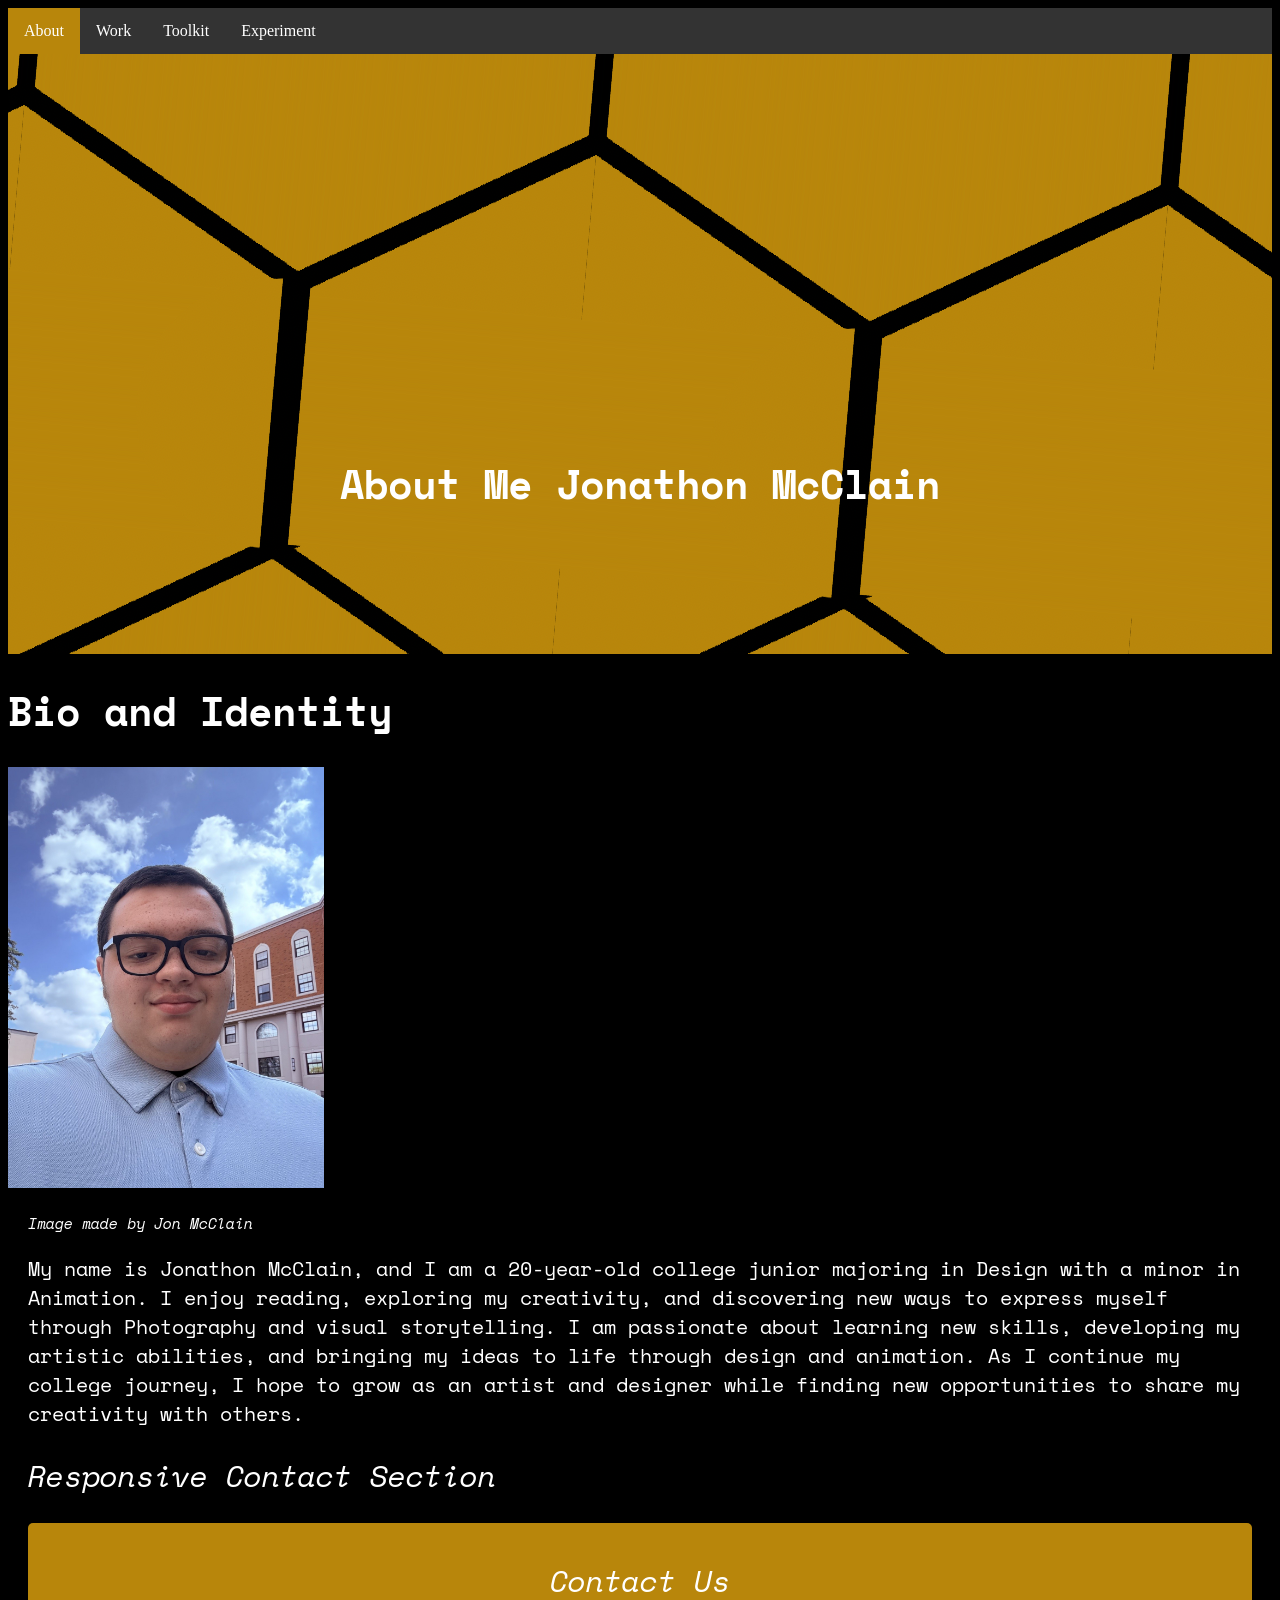
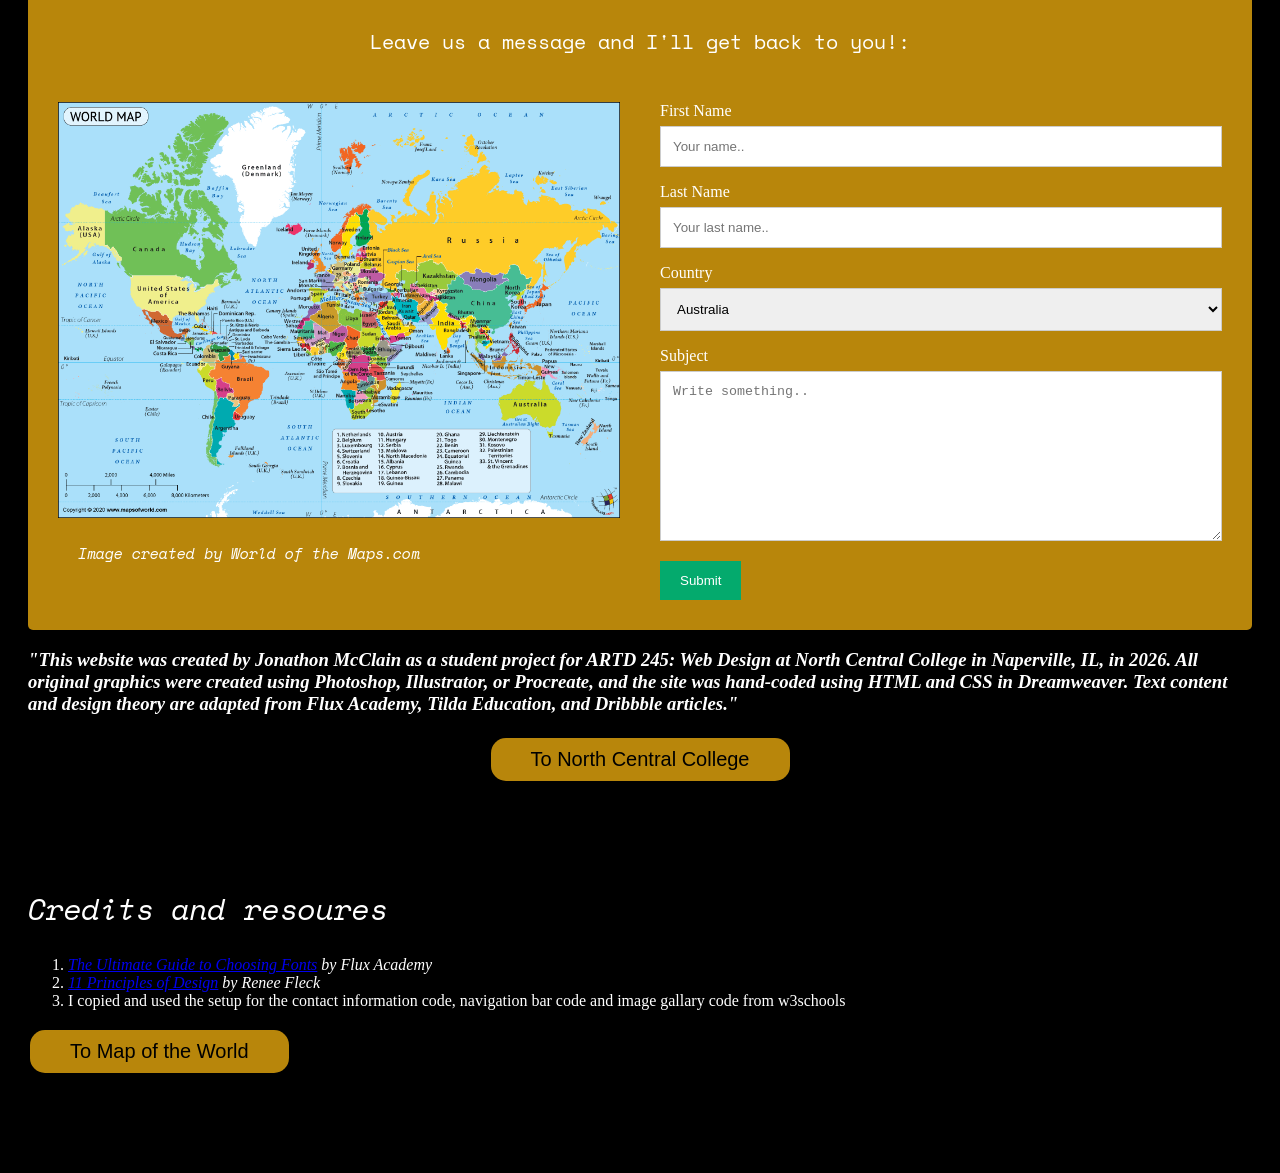
<file: index.html>
<!doctype html>
<html>
<head>
<meta charset="UTF-8">
<title>Index</title>
<link href="Shared.css" rel="stylesheet" type="text/css">
<link rel="preconnect" href="https://fonts.googleapis.com">
<link rel="preconnect" href="https://fonts.gstatic.com" crossorigin>
<link href="https://fonts.googleapis.com/css2?family=Domine:wght@400..700&family=Fira+Sans:ital,wght@0,100;0,200;0,300;0,400;0,500;0,600;0,700;0,800;0,900;1,100;1,200;1,300;1,400;1,500;1,600;1,700;1,800;1,900&family=Headland+One&family=Montserrat:ital,wght@0,100..900;1,100..900&family=Open+Sans:ital,wght@0,300..800;1,300..800&family=Space+Mono:ital,wght@0,400;0,700;1,400;1,700&display=swap" rel="stylesheet">
<link rel="preconnect" href="https://fonts.googleapis.com">
<link rel="preconnect" href="https://fonts.gstatic.com" crossorigin>
<link href="https://fonts.googleapis.com/css2?family=Domine:wght@400..700&family=Fira+Sans:ital,wght@0,100;0,200;0,300;0,400;0,500;0,600;0,700;0,800;0,900;1,100;1,200;1,300;1,400;1,500;1,600;1,700;1,800;1,900&family=Headland+One&family=Montserrat:ital,wght@0,100..900;1,100..900&family=Open+Sans:ital,wght@0,300..800;1,300..800&family=PT+Serif+Caption:ital@0;1&family=Space+Mono:ital,wght@0,400;0,700;1,400;1,700&display=swap" rel="stylesheet">

</head>

<body>
	<section>
	<ul>
  <li><a class="active" href="index.html">About</a></li>
  <li><a href="Work.html">Work</a></li>
  <li><a href="TOOLKIT.html">Toolkit</a></li>
  <li><a href="EXPERIMENT.html">Experiment</a></li>

		
		</ul>
	
	
	<section class="hero">
		
		
		 <div class="center">
			 
			 <br>
		<h1 style="margin-top: 400px">About Me Jonathon McClain</h1>
			 
			</div>
		</section>
		</section>
	<break>	
		
<h1>Bio and Identity</h1>
	
		</break>
	<img src="Images/Me.jpg" alt="Map" style="width:25%">
	<h5><cite>Image made by Jon McClain</cite></h5>
	<p>My name is Jonathon McClain, and I am a 20-year-old college junior majoring in Design with a minor in Animation. I enjoy reading, exploring my creativity, and discovering new ways to express myself through Photography and visual storytelling. I am passionate about learning new skills, developing my artistic abilities, and bringing my ideas to life through design and animation. As I continue my college journey, I hope to grow as an artist and designer while finding new opportunities to share my creativity with others.</p>
	
	
	
	
	
	<footer>
		<h2>Responsive Contact Section</h2>


<div class="container">
	
  <div style="text-align:center">
	  
    <h2>Contact Us</h2>
	  
    <p> Leave us a message and I'll get back to you!:</p>
	  
  </div>
	
  <div class="row">
    <div class="column">
      <img src="Images/world-map.png" alt="Map" style="width:100%">
		<h5><cite>Image created by World of the Maps.com</cite></h5>
		
    </div>
    <div class="column">
      <form action="/action_page.php">
        <label for="fname">First Name</label>
        <input type="text" id="fname" name="firstname" placeholder="Your name..">
        <label for="lname">Last Name</label>
        <input type="text" id="lname" name="lastname" placeholder="Your last name..">
        <label for="country">Country</label>
        <select id="country" name="country">
          <option value="australia">Australia</option>
          <option value="canada">Canada</option>
          <option value="usa">USA</option>
			<option value="netherlands">Netherlands</option>
			<option value="africa">Africa</option>
			<option value="russia">Russia</option>
			<option value="thailand">Thailand</option>
          <option value="china">China</option>
          <option value="germany">Germany</option>
			<option value="norway">Norway</option>
			<option value="ukraine">Ukraine</option>
			<option value="mexico">Mexico</option>
			<option value="south korea">South Korea</option>
          <option value="germany">Germany</option>
			<option value="sweden">Sweden</option>
			<option value="ukraine">Ukraine</option>
			<option value="finland">Finland</option>
			<option value="north korea">North Korea</option>
          <option value="japan">Japan</option>
			<option value="india">India</option>
			<option value="united kingdom">United Kingdom</option>
			<option value="iceland">Iceland</option>
			<option value="poland">Poland</option>
          <option value="ireland">Ireland</option>
			<option value="iraq">Iraq</option>
			<option value="iran">Iran</option>
			<option value="brazl">Brazl</option>
			<option value="ireland">Ireland</option>
			<option value="colombia">Colombia</option>
			<option value="argentina">Argentina</option>
			<option value="peru">Peru</option>
			<option value="indonesia">Indonesia</option>
			<option value="philippines">Philippines</option>
        </select>
        <label for="subject">Subject</label>
        <textarea id="subject" name="subject" placeholder="Write something.." style="height:170px"></textarea>
        <input type="submit" value="Submit">
      </form>
    </div>
  </div>
</div>

		
		<cite><h3>"This website was created by Jonathon McClain as a student project for ARTD 245: Web Design at North Central College in Naperville, IL, in 2026. All original graphics were created using Photoshop, Illustrator, or Procreate, and the site was hand-coded using HTML and CSS in Dreamweaver. Text content and design theory are adapted from Flux Academy, Tilda Education, and Dribbble articles."
</h3></cite>
		
		<break>
			<div class="center">
		
			<a href="https://www.northcentralcollege.edu" target="_blank">
	
	<button  class="button" style="margin-bottom: 80px"> To North Central College</button>
	
	</a>
				
				</div>
		<h2>Credits and resoures</h2>
			<ol>
		
			
	
		<li><cite> <a href="https://www.flux-academy.com/blog/the-ultimate-guide-to-choosing-fonts" target="_blank">The Ultimate Guide to Choosing Fonts</a>  by Flux Academy </cite>
</li>
		
				
				
		<li> <cite> <a href="https://dribbble.com/resources/education/principles-of-design" target="_blank">11 Principles of Design</a>  by Renee Fleck </cite>
 </li>
	
	<li> I copied and used the setup for the contact information code, navigation bar code and image gallary code from w3schools</li>
	</ol>
	
			</break>
		<a href="https://www.mapsofworld.com" target="_blank">
	
	<button  class="button" style="margin-bottom: 80px"> To Map of the World</button>
	
	</a>
		
		</footer>
		
	
</body>
</html>
</file>
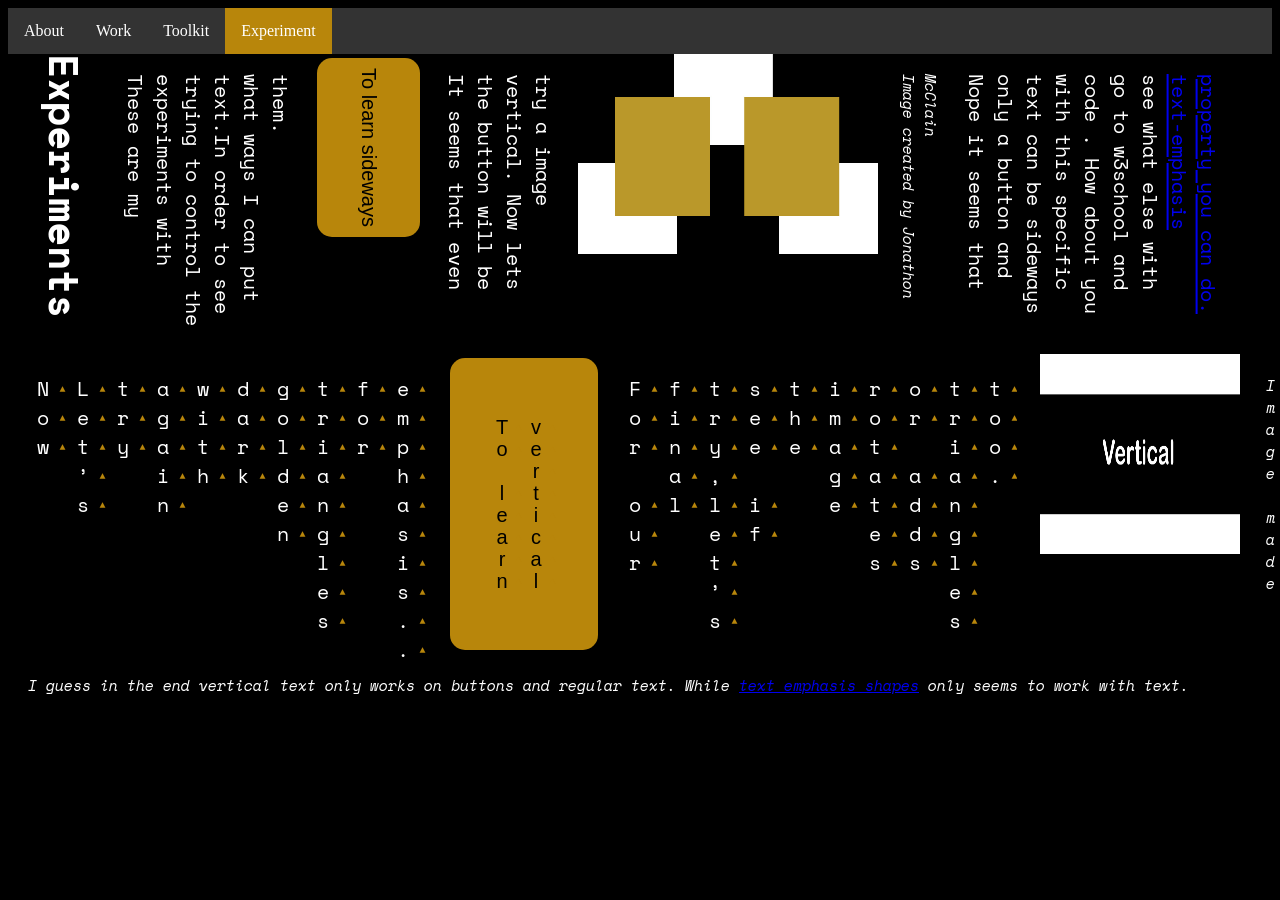
<file: EXPERIMENT.html>
<!doctype html>
<html>
<head>
<meta charset="UTF-8">
<title>EXPERIMENT</title>
<link href="Shared.css" rel="stylesheet" type="text/css">
<link rel="preconnect" href="https://fonts.googleapis.com">
<link rel="preconnect" href="https://fonts.gstatic.com" crossorigin>
<link href="https://fonts.googleapis.com/css2?family=Domine:wght@400..700&family=Fira+Sans:ital,wght@0,100;0,200;0,300;0,400;0,500;0,600;0,700;0,800;0,900;1,100;1,200;1,300;1,400;1,500;1,600;1,700;1,800;1,900&family=Headland+One&family=Montserrat:ital,wght@0,100..900;1,100..900&family=Open+Sans:ital,wght@0,300..800;1,300..800&family=Space+Mono:ital,wght@0,400;0,700;1,400;1,700&display=swap" rel="stylesheet">
<link rel="preconnect" href="https://fonts.googleapis.com">
<link rel="preconnect" href="https://fonts.gstatic.com" crossorigin>
<link href="https://fonts.googleapis.com/css2?family=Domine:wght@400..700&family=Fira+Sans:ital,wght@0,100;0,200;0,300;0,400;0,500;0,600;0,700;0,800;0,900;1,100;1,200;1,300;1,400;1,500;1,600;1,700;1,800;1,900&family=Headland+One&family=Montserrat:ital,wght@0,100..900;1,100..900&family=Open+Sans:ital,wght@0,300..800;1,300..800&family=PT+Serif+Caption:ital@0;1&family=Space+Mono:ital,wght@0,400;0,700;1,400;1,700&display=swap" rel="stylesheet">

</head>

<body>
	
	<ul>
		<li><a  href="index.html">About</a></li>
		
  <li><a  href="Work.html">Work</a></li>
		
  <li><a href="TOOLKIT.html">Toolkit</a></li>
		
  <li><a class="active" href="EXPERIMENT.html">Experiment</a></li>
			
	
	</ul>
	<div class="sideway">
	<h1>Experiments</h1>
	<p >These are my experiments with trying to control the text.In order to see what ways I can put them.</p>
	
	
		
		<a href="https://www.w3schools.com/cssref/css_pr_text-orientation.php" target="_blank">
			
			
	
	
		
	<button class="button" style="margin-bottom: 40px"> To learn sideways</button>
			
		
		
  </a>
		
		<p>It seems that even the button will be vertical. Now lets try a image</p>
		
		<img src="Images/Sideways.jpg" alt="Images" width="300" height="200">
		<h5><cite>Image created by Jonathon McClain</cite></h5>
				
		<p>Nope it seems that only a button and text can be sideways with this specific code . How about you go to w3school and see what else with<a href="https://www.w3schools.com/cssref/css3_pr_text-emphasis.php" target="_blank"> text-emphasis property you can do.</a></p>
		
	</div>
<div class="Vertical">
	<p>Now Let’s try again with dark golden triangles for emphasis..</p>
	
	<a href="https://www.w3schools.com/cssref/tryit.php?filename=trycss3_text-emphasis" target="_blank">
	
		
	<button class="button"> To learn vertical</button>
		
	</a>
		
		<p>For our final try,let’s see if the image rotates or adds triangles too.</p>
	
	<break>
	<img src="Images/Vertical.jpg" alt="Images" width="200" height="200">
	<h5><cite>Image made by Jon McClain</cite></h5>
	</break>
		</div>
	
	
	<h5>I guess in the end vertical text only works on buttons and regular text. While <a href="https://www.w3schools.com/cssref/tryit.php?filename=trycss3_text-emphasis-position" target="_blank">text emphasis shapes</a> only seems to work with text.</h5>


</body>
</html>
</file>
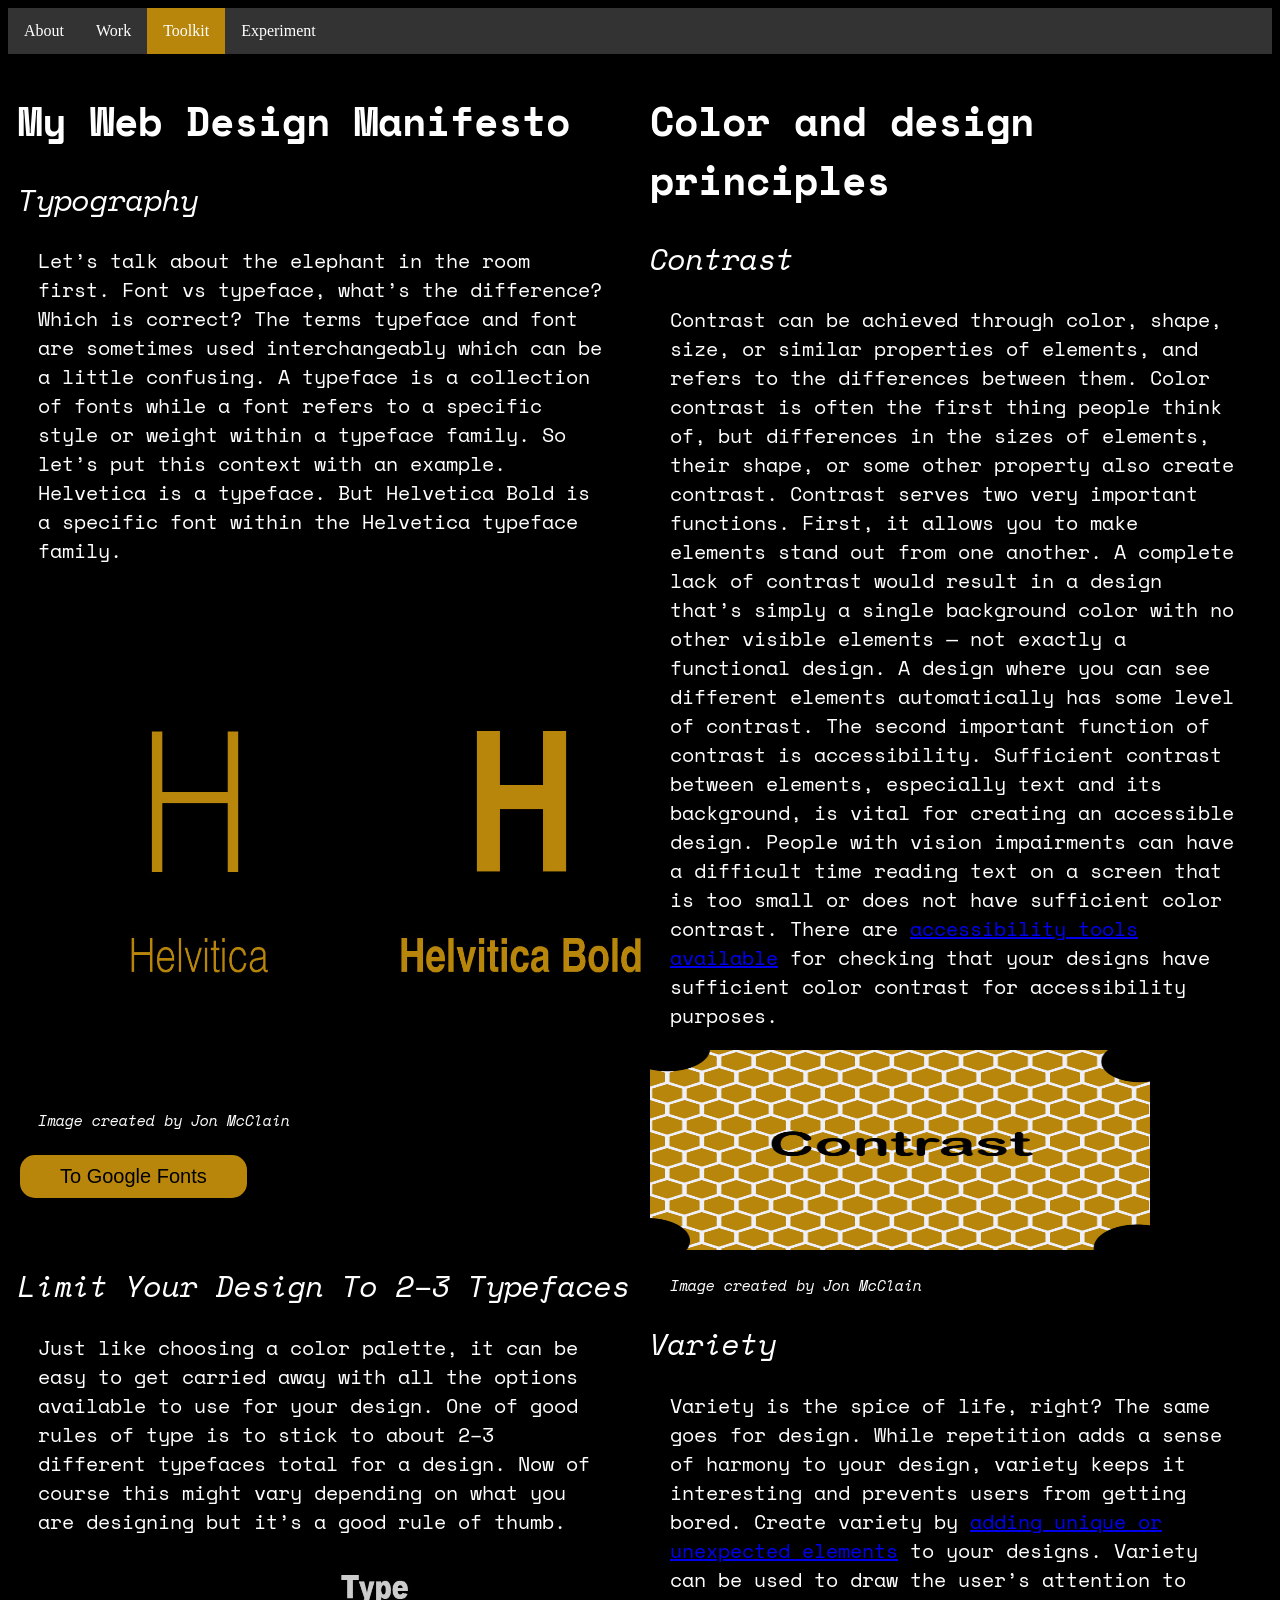
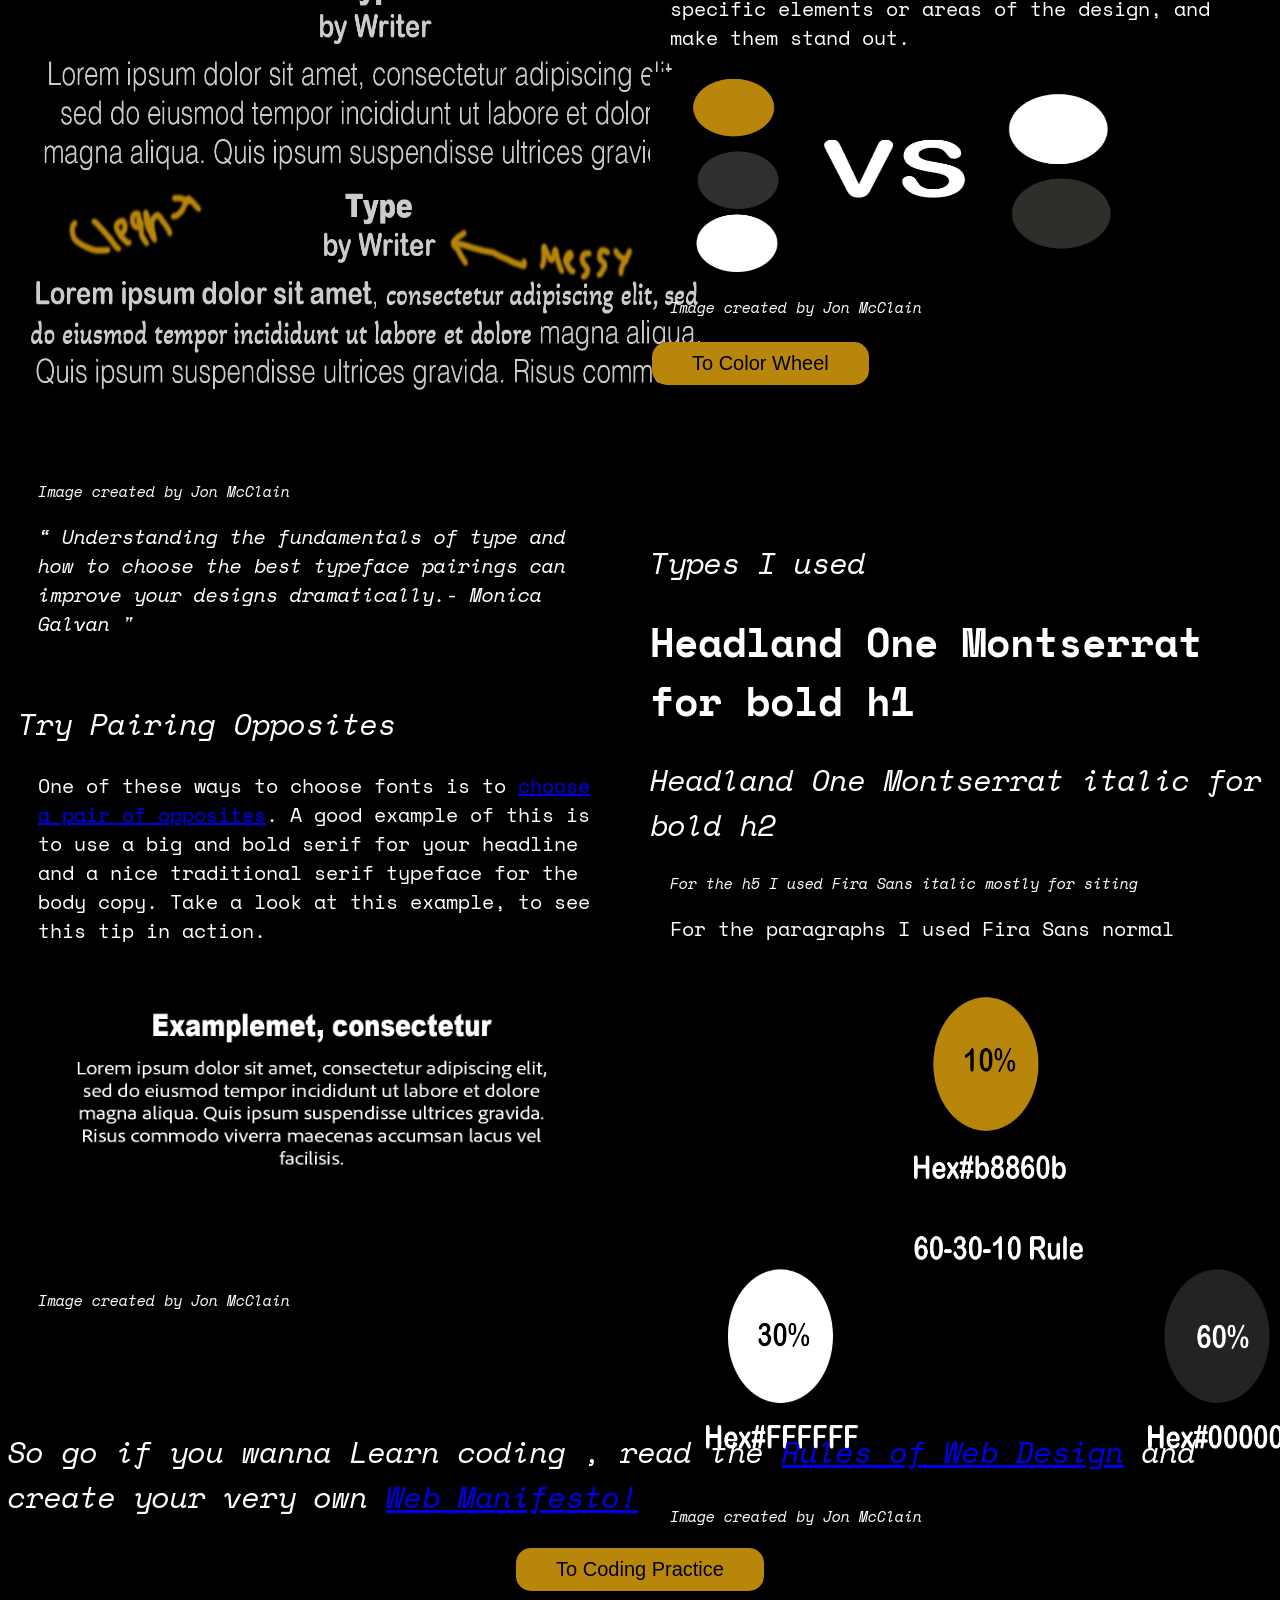
<file: TOOLKIT.html>
<!doctype html>
<html>
<head>
<meta charset="UTF-8">
<title>ToolKit</title>
<link href="Shared.css" rel="stylesheet" type="text/css">
<link rel="preconnect" href="https://fonts.googleapis.com">
<link rel="preconnect" href="https://fonts.gstatic.com" crossorigin>
<link href="https://fonts.googleapis.com/css2?family=Domine:wght@400..700&family=Fira+Sans:ital,wght@0,100;0,200;0,300;0,400;0,500;0,600;0,700;0,800;0,900;1,100;1,200;1,300;1,400;1,500;1,600;1,700;1,800;1,900&family=Headland+One&family=Montserrat:ital,wght@0,100..900;1,100..900&family=Open+Sans:ital,wght@0,300..800;1,300..800&family=Space+Mono:ital,wght@0,400;0,700;1,400;1,700&display=swap" rel="stylesheet">
<link rel="preconnect" href="https://fonts.googleapis.com">
<link rel="preconnect" href="https://fonts.gstatic.com" crossorigin>
<link href="https://fonts.googleapis.com/css2?family=Domine:wght@400..700&family=Fira+Sans:ital,wght@0,100;0,200;0,300;0,400;0,500;0,600;0,700;0,800;0,900;1,100;1,200;1,300;1,400;1,500;1,600;1,700;1,800;1,900&family=Headland+One&family=Montserrat:ital,wght@0,100..900;1,100..900&family=Open+Sans:ital,wght@0,300..800;1,300..800&family=PT+Serif+Caption:ital@0;1&family=Space+Mono:ital,wght@0,400;0,700;1,400;1,700&display=swap" rel="stylesheet">

</head>

<body>
	
	
<ul>
		
  <li><a  href="index.html">About</a></li>
		
  <li><a  href="Work.html">Work</a></li>
		
  <li><a class="active" href="TOOLKIT.html">Toolkit</a></li>
		
  <li><a href="EXPERIMENT.html">Experiment</a></li>
		

	
	
	
	
	
	
	
	
	
	
	
	
</ul>	
		<div class="rows">
<div class="columns">
			
	
		
			
			
		
		
		
			
			
			
			
		
				
			

		

		
	
		
	
	
	

		
<h1 >My Web Design Manifesto</h1>
	
	<h2 >Typography</h2>
	
	
	
	
		
		<p>Let’s talk about the elephant in the room first. Font vs typeface, what’s the difference? Which is correct? The terms typeface and font are sometimes used interchangeably which can be a little confusing. A typeface is a collection of fonts while a font refers to a specific style or weight within a typeface family. So let’s put this context with an example. Helvetica is a typeface. But Helvetica Bold is a specific font within the Helvetica typeface family. </p>
	
		
					<img src="Images/hel.jpg" alt="Try Painiring opposites" width="700" height="500">
				<h5 ><cite>Image created by Jon McClain</cite></h5>

		
			
	
	

		
	<a href="https://fonts.google.com/?preview.script=Latn" target="_blank">
	
	
		
	<button class="button" style="margin-bottom: 40px"> To Google Fonts</button>
		
  </a>

		
	
	
	
	<h2 >Limit Your Design To 2–3 Typefaces</h2> 
			
		
	
		
<p>Just like choosing a color palette, it can be easy to get carried away with all the options available to use for your design. One of good rules of type is to stick to about 2–3 different typefaces total for a design. Now of course this might vary depending on what you are designing but it’s a good rule of thumb.</p>
		

				<img src="Images/Limit.jpg" alt="Design Limits" width="700" height="500">
				<h5><cite>Image created by Jon McClain</cite></h5>
		
	
<h4><cite>“ Understanding the fundamentals of type and how to choose the best typeface pairings can improve your designs dramatically.- Monica Galvan " </cite> </h4>
	
	
	<br>
	
	
	
		
		
		
	
	
	
	
	
		
	
	
	
		
	<h2>Try Pairing Opposites</h2> 
		
  
		
<p>One of these ways to choose fonts is to <a href="https://www.sitepoint.com/typography-concordant-contrasting-conflicting/" target="_blank">choose a pair of opposites</a>. A good example of this is to use a big and bold serif for your headline and a nice traditional serif typeface for the body copy. Take a look at this example, to see this tip in action.</p> 
	
	
	<img src="Images/Artboardre.jpg" alt="Try Painiring opposites" width="600" height="300">
				<h5><cite>Image created by Jon McClain</cite></h5>
		
	
	
		
		
	
	
  
	

	
	
		
		
	
			
	
	
		
	
			
		
	
	
	
	
	
	
	
	

	
	
	
	

	</div>
			<div class="columns">
				<h1> Color and design principles</h1>
				

		
	<h2>Contrast</h2>
			
			
			
		
			
			
			
	<p>Contrast can be achieved through color, shape, size, or similar properties of elements, and refers to the differences between them. Color contrast is often the first thing people think of, but differences in the sizes of elements, their shape, or some other property also create contrast. Contrast serves two very important functions. First, it allows you to make elements stand out from one another. A complete lack of contrast would result in a design that’s simply a single background color with no other visible elements — not exactly a functional design. A design where you can see different elements automatically has some level of contrast. The second important function of contrast is accessibility. Sufficient contrast between elements, especially text and its background, is vital for creating an accessible design. People with vision impairments can have a difficult time reading text on a screen that is too small or does not have sufficient color contrast. There are <a href="https://webaim.org/resources/contrastchecker/" target="_blank">accessibility tools available</a> for checking that your designs have sufficient color contrast for accessibility purposes.</p>
			
		<img src="Images/CSS.jpg" alt="contrast" width="500" height="200">
				<h5><cite>Image created by Jon McClain</cite></h5>
			
			
		
			
		
			
		
			
	<h2>Variety</h2>
			  
			  
			  
			 
		
			
	
		
		
	<p>Variety is the spice of life, right? The same goes for design. While repetition adds a sense of harmony to your design, variety keeps it interesting and prevents users from getting bored. Create variety by <a href="https://www.pexels.com" target="_blank">adding unique or unexpected elements</a> to your designs. Variety can be used to draw the user’s attention to specific elements or areas of the design, and make them stand out. </p>
			
		<img src="Images/varitey.png" alt="Variety" width="500" height="200">
				<h5><cite>Image created by Jon McClain</cite></h5>
			
	<a href="https://www.canva.com/colors/color-wheel/" target="_blank">
	
	
	<button class="button" style="margin-bottom: 130px"> To Color Wheel</button>
		
  </a>
				
			<h2>Types I used</h2>
			
			<h1>Headland One Montserrat for bold h1 </h1>
				
				<h2>Headland One Montserrat italic for bold h2 </h2>
				
				<h5>For the h5 I used Fira Sans italic mostly for siting</h5>
				
				<p>For the paragraphs I used Fira Sans normal</p>
				<br>
				<img src="Images/Artrule.jpg" alt="Images" width="700" height="500">
				<h5><cite>Image created by Jon McClain</cite></h5>
				
				<br>
				
	
		
	
			
	
	
	 

	
		
		
		
		
		
			
			
				
			</div>
			
			</div>
	
<div class="center">
		<h2>So go if you wanna Learn coding , read the <a href="https://tilda.education/en/web-design-principles" target="_blank">Rules of Web Design</a> and create your very own <a href="https://www.pinterest.com/heki/design-principles-in-ui/?invite_code=2857cb817617431fa4e1e43c0554e41b&sender=115475315353977039" target="_blank">Web Manifesto!</a>	</h2>
	</div>
		<div class="center">
			
		
		<a href="https://www.w3schools.com" target="_blank">
	
	<button  class="button" style="margin-bottom: 80px"> To Coding Practice </button>
	
	</a>
		
		</div>	
		
		
	
	
</body>
</html>
</file>
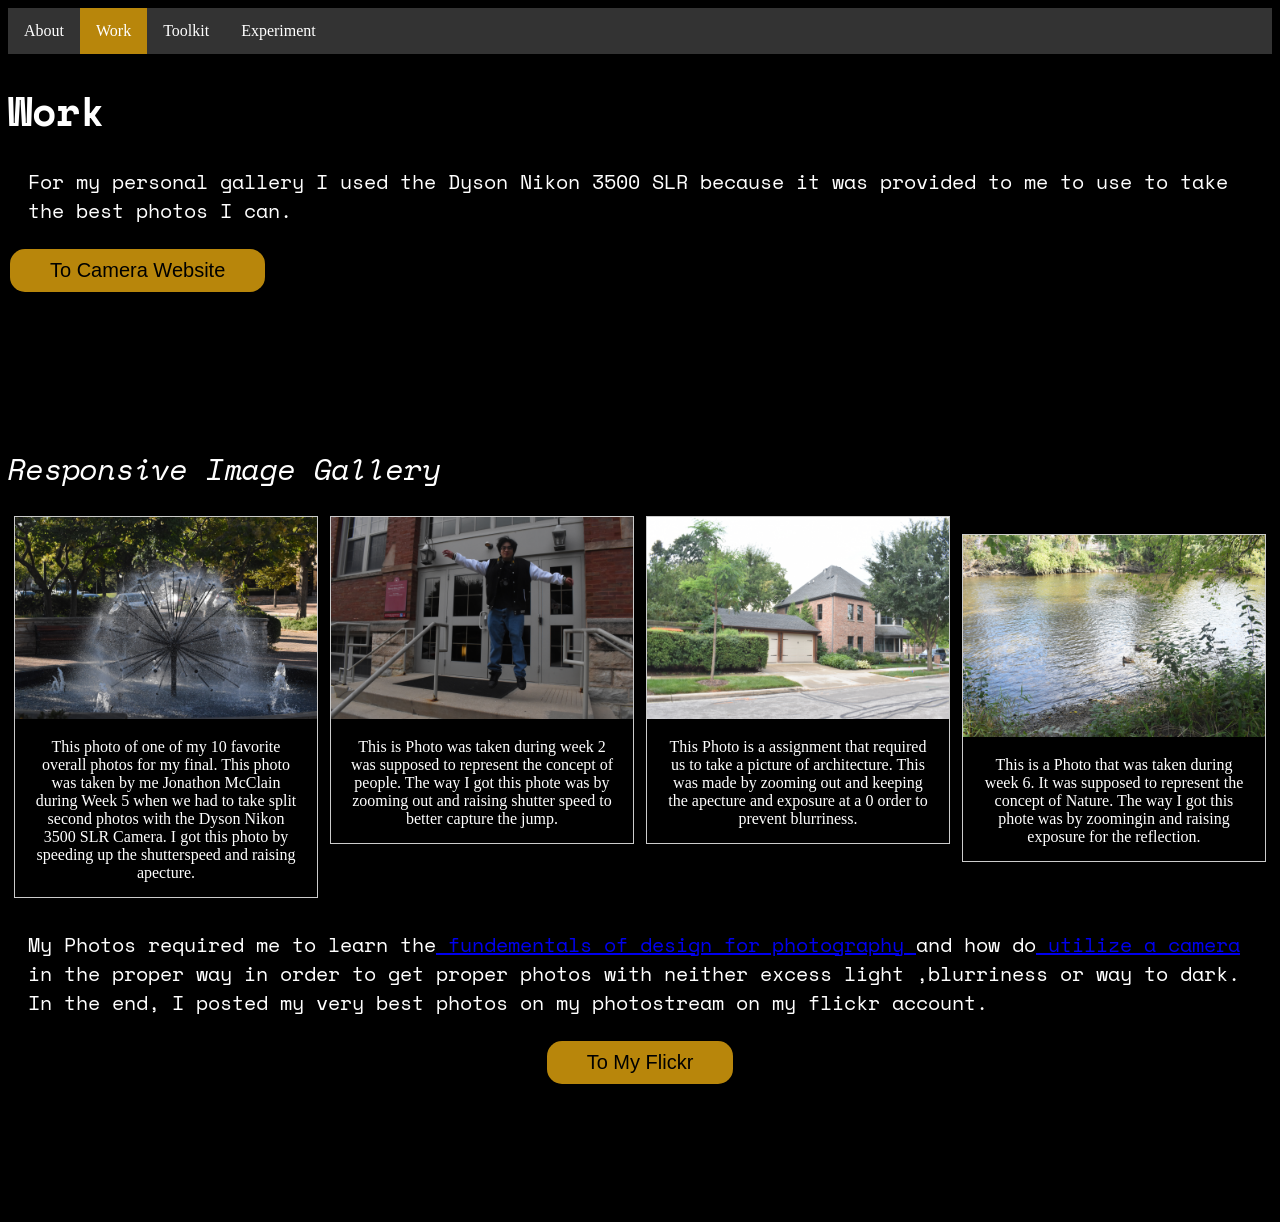
<file: Work.html>
<!doctype html>
<html>
<head>
<meta charset="UTF-8">
<title>Work</title>
<link href="Shared.css" rel="stylesheet" type="text/css">
<link rel="preconnect" href="https://fonts.googleapis.com">
<link rel="preconnect" href="https://fonts.gstatic.com" crossorigin>
<link href="https://fonts.googleapis.com/css2?family=Domine:wght@400..700&family=Fira+Sans:ital,wght@0,100;0,200;0,300;0,400;0,500;0,600;0,700;0,800;0,900;1,100;1,200;1,300;1,400;1,500;1,600;1,700;1,800;1,900&family=Headland+One&family=Montserrat:ital,wght@0,100..900;1,100..900&family=Open+Sans:ital,wght@0,300..800;1,300..800&family=Space+Mono:ital,wght@0,400;0,700;1,400;1,700&display=swap" rel="stylesheet">
<link rel="preconnect" href="https://fonts.googleapis.com">
<link rel="preconnect" href="https://fonts.gstatic.com" crossorigin>
<link href="https://fonts.googleapis.com/css2?family=Domine:wght@400..700&family=Fira+Sans:ital,wght@0,100;0,200;0,300;0,400;0,500;0,600;0,700;0,800;0,900;1,100;1,200;1,300;1,400;1,500;1,600;1,700;1,800;1,900&family=Headland+One&family=Montserrat:ital,wght@0,100..900;1,100..900&family=Open+Sans:ital,wght@0,300..800;1,300..800&family=PT+Serif+Caption:ital@0;1&family=Space+Mono:ital,wght@0,400;0,700;1,400;1,700&display=swap" rel="stylesheet">

</head>

<body>
	
	<ul>
		
  <li><a  href="index.html">About</a></li>
		
  <li><a class="active" href="Work.html">Work</a></li>
		
  <li><a href="TOOLKIT.html">Toolkit</a></li>
		
  <li><a href="EXPERIMENT.html">Experiment</a></li>
		
		
</ul>
	
	
<break>	
	
<h1>Work</h1>
	<p>For my personal gallery I used the Dyson Nikon 3500 SLR because it was provided to me to use to take the best photos I can.</p>
	
	<a href="https://imaging.nikon.com/imaging/lineup/dslr/d3500/" target="_blank">
	
	<button class="button" style="margin-bottom: 130px"> To Camera Website</button>
		
		</a>
	
		</break>
	
	<h2>Responsive Image Gallery</h2>
]


<div class="responsive">
	
  <div class="gallery">
	  
    <a target="_blank" href="Images/Spilitscenod.jpg">
		
      <img src="Images/Spilitscenod.jpg" alt="Splitsecond Photo" width="600" height="200">
		
    </a>
	  
    <div class="desc">This photo of one of my 10 favorite overall photos for my final. This photo was taken by me Jonathon McClain during Week 5 when we had to take split second photos with the Dyson Nikon 3500 SLR Camera. I got this photo by speeding up the shutterspeed and raising apecture.</div>
	  
  </div>
	
</div>


<div class="responsive">
	
  <div class="gallery">
	  
    <a target="_blank" href="Images/Splitsecond.jpg">
		
      <img src="Images/Splitsecond.jpg" alt="Person Jumping" width="600" height="200">
		
    </a>
    <div class="desc">This is Photo was taken during week 2 was supposed to represent the concept of people. The way I got this phote was by zooming out and raising shutter speed to better capture the jump.   </div>
  </div>
</div>

<div class="responsive">
	
  <div class="gallery">
	  
    <a target="_blank" href="Images/DSC_0002.jpg">
		
      <img src="Images/DSC_0002.jpg" alt="Architecture " width="600" height="200">
		
    </a>
	  
    <div class="desc">This Photo is a assignment that required us to take a picture of architecture. This was made by zooming out and keeping the apecture and exposure at a 0 order to prevent blurriness. </div>
	  
  </div>
	
</div>

<div class="responsive">
  <div class="gallery">
    <a target="_blank" href="Images/Nature.jpg">
      <img src="Images/Nature.jpg" alt="Nature" width="600" height="400">
    </a>
    <div class="desc">This is a Photo that was taken during week 6. It was supposed to represent the concept of Nature. The way I got this phote was by zoomingin and raising exposure for the reflection. </div>
  </div>
</div>

<div class="clearfix"></div>

<div style="padding:6px;">
	
	</div>
	
	<div class ="center">
	
		
		<p>My Photos required me to learn the<a href="https://www.slrlounge.com/7-principles-of-design-in-photography/" target="_blank"> fundementals of design for photography
		</a> and how do<a href="https://www.slrlounge.com/7-principles-of-design-in-photography/" target="_blank"> utilize a camera</a> in the proper way in order to get proper photos with neither excess light ,blurriness or way to dark. In the end, I posted my very best photos on my photostream on my flickr account.  </p>
		
		</div>
	
	<div class ="center">
		
		
	<a href="https://www.flickr.com/photos/204919620@N06" target="_blank">
	
	<button class="button" style="margin-bottom: 130px"> To My Flickr</button>
		
		</a>
			</div>
		
	
	
	
</body>
</html>
</file>
<file: Shared.css>
@charset "UTF-8";
/* CSS Document */

body{
	
	background-color: Black;
	
}


.center{
	display:flex;
	justify-content: center
		
}


ul {
  list-style-type: none;
  margin: 0;
  padding: 0;
  overflow: hidden;
  background-color: #333333;
}

ul li {
  float: left;
}

ul li a {
  display: block;
  color: white;
  text-align: center;
  padding: 14px 16px;
  text-decoration: none;
}

ul li a:hover {
  background-color: darkgoldenrod;
}

ul li a.active {
  background-color:darkgoldenrod;
}

h1{
	font-family: "Space Mono", monospace;
  font-weight: 700;
  font-style: normal;
	font-size: 40px;
	color:white;
	
}

h2{
	font-family: "Space Mono", monospace;
  font-weight: 400;
  font-style: italic;
	font-size: 30px;
	color:white;
	
}

p{
font-family: "Space Mono", monospace;
 font-weight: 400;
  font-style: normal;
font-size: 20px;
	color:white;
	margin:20px;	
	
	
}

h5{
font-family: "Space Mono", monospace;
 font-weight: 400;
  font-style: italic;
font-size: 15px;
	color:white;
	margin:20px;	
	
	
}
	
h4{
	font-family: "Space Mono", monospace;
 font-weight: 400;
  font-style: normal;
font-size: 20px;
	color:white;
	margin:20px;	
}

		
	


footer{
	
	color:white;
	margin:20px
}

* {
  box-sizing: border-box;
}

input[type=text], select, textarea {
  width: 100%;
  padding: 12px;
  border: 1px solid #ccc;
  margin-top: 6px;
  margin-bottom: 16px;
  resize: vertical;
}

input[type=submit] {
  background-color: #04AA6D;
  color: white;
  padding: 12px 20px;
  border: none;
  cursor: pointer;
}

input[type=submit]:hover {
  background-color: darkseagreen;
}

/* Style the container/contact section */
.container {
  border-radius: 5px;
  background-color: darkgoldenrod;
  padding: 10px;
}


.column {
  float: left;
  width: 50%;
  margin-top: 6px;
  padding: 20px;
}


.row:after {
  content: "";
  display: table;
  clear: both;
}


@media screen and (max-width: 600px) {
  .column, input[type=submit] {
    width: 100%;
    margin-top: 0;
  }
}

.gallery {
  border: 1px solid #ccc;
}

.gallery:hover {
  border: 1px solid #777;
}

.gallery img {
  width: 100%;
  height: auto;
}

.desc {
  padding: 15px;
  text-align: center;
color:white;
}

* {
  box-sizing: border-box;
}

.responsive {
  padding: 0 6px;
  float: left;
  width: 24.99999%;
}

@media only screen and (max-width: 700px) {
  .responsive {
    width: 49.99999%;
    margin: 6px 0;
  }
}

@media only screen and (max-width: 500px) {
  .responsive {
    width: 100%;
  }
}

.clearfix:after {
  content: "";
  display: table;
  clear: both;
}


.button  {
	
	border: none;
	color: black;
	padding: 10px 40px;
	text-align: center;
	text-decoration: none;
	display: inline-block;
	font-size: 20px;
	background-color: darkgoldenrod;
	margin: 4px 2px;
	cursor: pointer;
		border-radius: 15px;
	
	
	
	
	
	
}

.Colorbutton  {
	
	border: none;
	color: black;
	padding: 25px 50px;
	text-align: center;
	text-decoration: none;
	display: inline-block;
	font-size: 30px;
	background-color: darkgoldenrod;
	margin: 4px 2px;
	cursor: pointer;
		border-radius: 15px;
	
	
	
	
	
	
}








.hero{
	
	
	background-image:url("Images/css-pattern-by-magicpattern.png"); 
	 
	  height:600px; 
	width: 100%;
}

.columns {
  float: left;
  width: 50%;
  padding: 10px;
  height:2950px; 
	
}


.rows:after {
  content: "";
  display: table;
  clear: both;
}

.left{
	display:flex;
	justify-content: left;
}

.right{
	display:flex;
	justify-content: right;
}

.sideway {
  height:300px;
  width: 100%;
  
  writing-mode: vertical-lr;
  text-orientation:mixed;
}

.Vertical{
  height:300px;
  width: 100%;
  writing-mode: vertical-lr;
  text-orientation: upright;
	text-emphasis: triangle darkgoldenrod;
  text-emphasis-position: under; 
}
</file>
